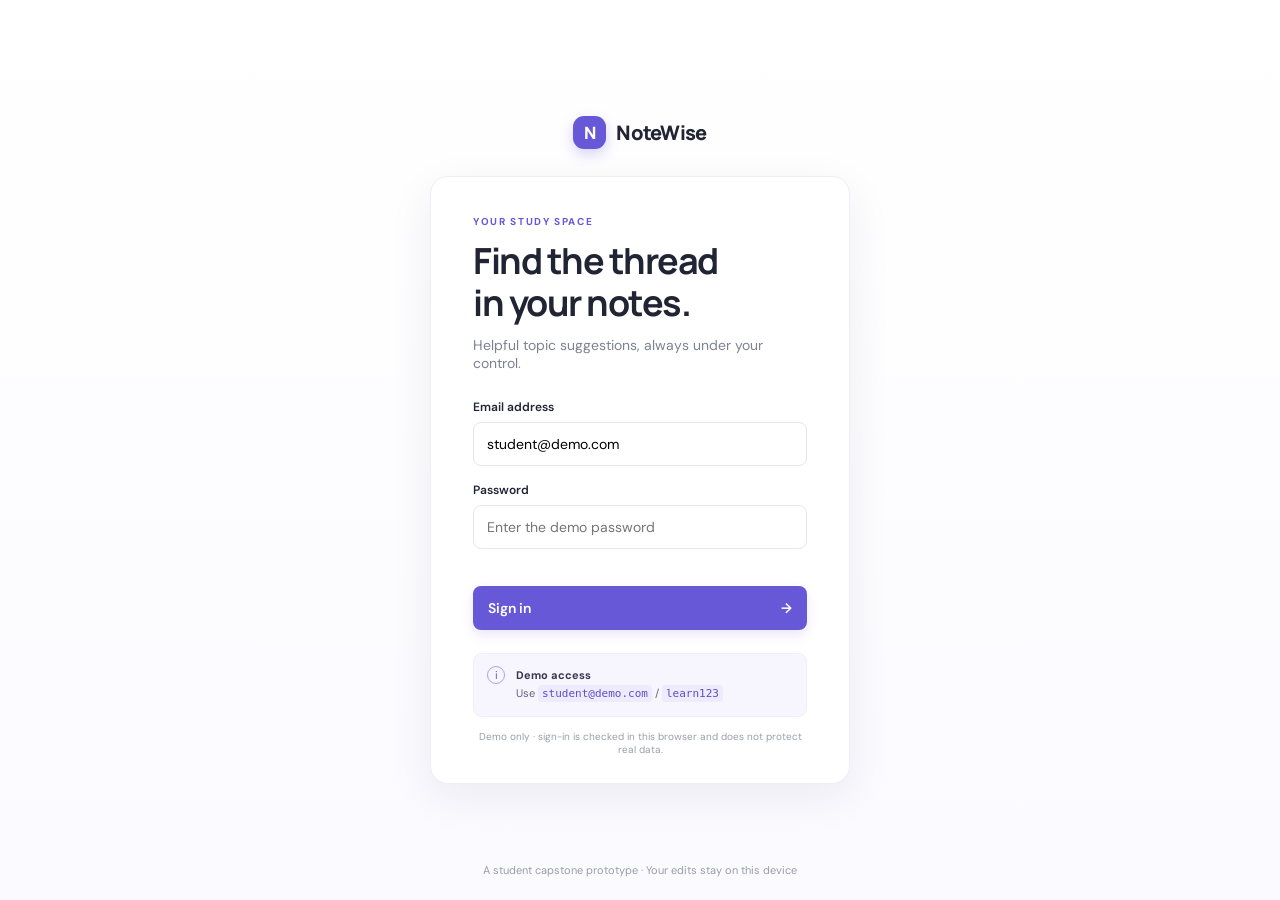
<file: extracted/index.html>
<!doctype html>
<html lang="en">
<head>
  <meta charset="utf-8">
  <meta name="viewport" content="width=device-width, initial-scale=1">
  <meta name="description" content="A student-first prototype for suggesting, correcting, and searching topic tags in study notes.">
  <title>NoteWise — Study notes, thoughtfully organised</title>
  <link rel="stylesheet" href="styles.css">
</head>
<body>
  <section id="login-screen" class="login-screen">
    <div class="login-brand"><span class="brand-mark">N</span><span>NoteWise</span></div>
    <main class="login-card">
      <div class="eyebrow">YOUR STUDY SPACE</div>
      <h1>Find the thread<br>in your notes.</h1>
      <p class="login-intro">Helpful topic suggestions, always under your control.</p>
      <form id="login-form">
        <label for="email">Email address</label>
        <input id="email" type="email" value="student@demo.com" autocomplete="username" required>
        <label for="password">Password</label>
        <input id="password" type="password" placeholder="Enter the demo password" autocomplete="current-password" required>
        <p id="login-error" class="login-error" role="alert" aria-live="polite"></p>
        <button class="primary-button login-button" type="submit">Sign in <span aria-hidden="true">→</span></button>
      </form>
      <div class="demo-hint"><span class="hint-icon">i</span><div><strong>Demo access</strong><br>Use <code>student@demo.com</code> / <code>learn123</code></div></div>
      <p class="local-notice">Demo only · sign-in is checked in this browser and does not protect real data.</p>
    </main>
    <footer class="login-footer">A student capstone prototype · Your edits stay on this device</footer>
  </section>

  <div id="app-screen" class="app-screen hidden">
    <aside class="sidebar">
      <a class="sidebar-brand" href="#" aria-label="NoteWise home"><span class="brand-mark">N</span><span>NoteWise</span></a>
      <div class="workspace-label">WORKSPACE</div>
      <button class="nav-item active" id="nav-notes"><span class="nav-icon">▤</span> All notes <span class="nav-count" id="nav-count">0</span></button>
      <div class="sidebar-section">
        <div class="workspace-label">TOPICS</div>
        <div id="topic-list" class="topic-list"></div>
      </div>
      <div class="sidebar-bottom">
        <div class="privacy-card"><span>✦</span><div><strong>Your notes, your call</strong><p>Tags are suggestions. Your edits always win.</p></div></div>
        <button id="logout-button" class="logout-button">↪ &nbsp; Sign out</button>
      </div>
    </aside>

    <main class="main-area">
      <header class="topbar">
        <div class="breadcrumb">Workspace <span>/</span> <strong>All notes</strong></div>
        <div class="topbar-right"><span class="saved-status"><i></i> Saved locally</span><div class="avatar">S</div><span class="user-name">Student</span></div>
      </header>
      <section class="content">
        <div class="page-heading">
          <div><div class="eyebrow">YOUR LIBRARY</div><h1>Study notes</h1><p>One place for everything you’re learning.</p></div>
          <button id="new-note-button" class="primary-button"><span>＋</span> New note</button>
        </div>
        <div class="stats-row">
          <div class="stat-card"><span class="stat-icon icon-violet">▤</span><div><strong id="total-stat">0</strong><span>Total notes</span></div></div>
          <div class="stat-card"><span class="stat-icon icon-green">✳</span><div><strong id="tagged-stat">0</strong><span>Notes with topics</span></div></div>
          <div class="stat-card"><span class="stat-icon icon-amber">✎</span><div><strong id="edited-stat">0</strong><span>Your corrections</span></div></div>
        </div>
        <div class="library-layout">
          <section class="notes-panel">
            <div class="list-heading"><div><h2>All notes <span id="result-count"></span></h2><p>Search your notes or filter by topic.</p></div></div>
            <div class="search-row"><label class="search-box"><span>⌕</span><input id="search-input" type="search" placeholder="Search titles, content, or topics…" aria-label="Search notes"></label><button id="clear-filter" class="clear-filter hidden">Clear filter</button></div>
            <div id="active-filter" class="active-filter hidden"></div>
            <div id="notes-list" class="notes-list"></div>
            <div id="empty-state" class="empty-state hidden"><span>⌕</span><strong>No notes found</strong><p>Try another search or clear your topic filter.</p></div>
          </section>
          <aside class="detail-panel">
            <div id="detail-empty" class="detail-empty"><span class="detail-empty-icon">↖</span><strong>Select a note</strong><p>Choose a note to review its suggested topics and make corrections.</p></div>
            <div id="note-detail" class="note-detail hidden"></div>
          </aside>
        </div>
        <footer class="app-footer"><span>Suggestions are a starting point—not a verdict. <strong>Your choices take precedence.</strong></span><span>Prototype · local demo data</span></footer>
      </section>
    </main>
    <div id="toast" class="toast" role="status" aria-live="polite"></div>
  </div>
  <script src="app.js"></script>
</body>
</html>
</file>
<file: extracted/styles.css>
@import url('https://fonts.googleapis.com/css2?family=DM+Sans:wght@400;500;600;700&family=Manrope:wght@400;500;600;700;800&display=swap');

:root{--ink:#202433;--muted:#7d8292;--line:#ececf2;--paper:#fff;--canvas:#fafafd;--purple:#6758d8;--purple-light:#f1efff;--green:#178663;--shadow:0 14px 45px rgba(33,35,63,.07)}
*{box-sizing:border-box}body{margin:0;background:var(--paper);color:var(--ink);font-family:"DM Sans",Arial,sans-serif;font-size:14px}button,input,textarea{font:inherit}button{cursor:pointer}.hidden{display:none!important}
.login-screen{min-height:100vh;display:flex;flex-direction:column;align-items:center;justify-content:center;padding:48px 20px;background:linear-gradient(180deg,#fff 0%,#fbfaff 100%)}.login-brand,.sidebar-brand{display:flex;align-items:center;gap:10px;font-family:Manrope,sans-serif;font-size:20px;font-weight:800;letter-spacing:-.7px}.login-brand{margin-bottom:27px}.brand-mark{width:33px;height:33px;display:grid;place-items:center;border-radius:11px;background:var(--purple);color:#fff;font-size:17px;box-shadow:0 5px 13px #6758d844}.login-card{width:min(100%,420px);padding:38px 42px 27px;background:#fff;border:1px solid #efedf6;border-radius:18px;box-shadow:var(--shadow)}.eyebrow{font-size:10px;font-weight:700;letter-spacing:1.65px;color:var(--purple)}.login-card h1,.page-heading h1{font-family:Manrope,sans-serif;letter-spacing:-1.5px}.login-card h1{font-size:36px;line-height:1.16;margin:12px 0}.login-intro{color:var(--muted);margin:0 0 27px}.login-card label{display:block;font-size:12px;font-weight:600;margin:16px 0 7px}.login-card input{width:100%;height:44px;padding:0 13px;border:1px solid #e6e6ed;border-radius:8px;outline:none}.login-card input:focus,.search-box:focus-within{border-color:#9388ef;box-shadow:0 0 0 3px #6758d81a}.primary-button{border:0;border-radius:8px;background:var(--purple);color:white;font-weight:600;padding:11px 16px;box-shadow:0 5px 12px #6758d824}.primary-button:hover{background:#584ac8}.login-button{width:100%;height:44px;display:flex;align-items:center;justify-content:space-between;margin-top:20px;padding:0 15px}.login-error{min-height:16px;margin:7px 0 -6px;color:#c34747;font-size:12px}.demo-hint{display:flex;gap:11px;margin-top:23px;padding:12px 13px;background:#f7f6ff;border:1px solid #efedff;border-radius:9px;color:#66617c;font-size:11px;line-height:1.7}.hint-icon{flex:none;width:18px;height:18px;border:1px solid #aaa2e6;border-radius:50%;text-align:center;color:var(--purple);line-height:17px;font-size:11px}.demo-hint strong{color:#39364b}.demo-hint code{color:#5c50c4;background:#eeebff;padding:2px 4px;border-radius:3px}.local-notice{text-align:center;font-size:10px;color:#9b9eaa;margin:13px 0 0}.login-footer{position:absolute;bottom:23px;text-align:center;color:#9a9caa;font-size:11px}
.app-screen{min-height:100vh;display:flex;background:#fff}.sidebar{width:235px;flex:none;border-right:1px solid var(--line);padding:25px 15px 16px;display:flex;flex-direction:column;background:#fff}.sidebar-brand{padding:0 9px 37px;font-size:18px}.sidebar-brand .brand-mark{width:29px;height:29px;border-radius:9px;font-size:15px}.workspace-label{padding:0 10px;margin:0 0 10px;color:#a0a2ae;font-size:9px;font-weight:700;letter-spacing:1.25px}.nav-item{display:flex;align-items:center;gap:10px;border:0;background:transparent;width:100%;padding:10px;border-radius:7px;color:#5f6371;text-align:left;font-size:12px}.nav-item.active{background:var(--purple-light);color:#5346c4;font-weight:600}.nav-icon{font-size:16px}.nav-count{margin-left:auto;font-size:10px;color:#898c99}.sidebar-section{margin-top:31px}.topic-list{display:grid;gap:3px}.topic-button{display:flex;align-items:center;gap:9px;border:0;background:transparent;text-align:left;padding:8px 10px;border-radius:7px;color:#696d7a;font-size:11px}.topic-button:hover,.topic-button.selected{background:#f5f4fb;color:#48429a}.topic-dot{width:8px;height:8px;border-radius:50%;flex:none}.sidebar-bottom{margin-top:auto}.privacy-card{display:flex;gap:9px;background:#f8f7ff;padding:11px;border-radius:9px;color:#6454d1;font-size:11px}.privacy-card p{color:#858394;font-size:10px;line-height:1.5;margin:4px 0 0}.logout-button{width:100%;margin-top:12px;padding:9px;background:white;border:0;text-align:left;color:#818392;font-size:11px}.main-area{min-width:0;flex:1}.topbar{height:60px;padding:0 34px;border-bottom:1px solid var(--line);display:flex;align-items:center;justify-content:space-between}.breadcrumb{color:#999ba7;font-size:11px}.breadcrumb span{padding:0 8px;color:#c5c5cd}.breadcrumb strong{color:#525563;font-weight:600}.topbar-right{display:flex;align-items:center;gap:10px;color:#666a78;font-size:11px}.saved-status{font-size:10px;color:#8b8e9b;margin-right:10px}.saved-status i{display:inline-block;width:6px;height:6px;border-radius:50%;background:#3bb78a;margin-right:5px}.avatar{width:27px;height:27px;display:grid;place-items:center;border-radius:50%;background:#eeeaff;color:#6758d8;font-weight:700}.content{max-width:1430px;margin:0 auto;padding:31px 34px 22px}.page-heading{display:flex;justify-content:space-between;align-items:center}.page-heading h1{font-size:29px;margin:6px 0 4px}.page-heading p{color:var(--muted);font-size:12px;margin:0}.page-heading .primary-button{font-size:11px}.page-heading .primary-button span{font-size:15px;margin-right:5px}.stats-row{display:grid;grid-template-columns:repeat(3,minmax(150px,1fr));gap:13px;margin:24px 0}.stat-card{height:72px;border:1px solid var(--line);border-radius:10px;display:flex;align-items:center;gap:12px;padding:12px 15px}.stat-icon{width:35px;height:35px;display:grid;place-items:center;border-radius:9px;font-size:15px}.icon-violet{background:#f1efff;color:#695bd4}.icon-green{background:#eaf8f2;color:#21966c}.icon-amber{background:#fff5e6;color:#d79831}.stat-card strong,.stat-card span:not(.stat-icon){display:block}.stat-card strong{font-family:Manrope,sans-serif;font-size:18px}.stat-card div span{font-size:10px;color:#999ba7;margin-top:1px}.library-layout{display:grid;grid-template-columns:minmax(390px,1fr) minmax(295px,.84fr);gap:18px;align-items:stretch}.notes-panel,.detail-panel{min-height:420px;border:1px solid var(--line);border-radius:11px;background:#fff}.notes-panel{padding:17px 17px 12px}.list-heading h2{display:inline;margin:0;font-family:Manrope,sans-serif;font-size:14px}.list-heading h2 span{font:400 10px "DM Sans",sans-serif;color:#a2a4af;margin-left:5px}.list-heading p{margin:5px 0 13px;color:#9a9ca8;font-size:10px}.search-row{display:flex;gap:7px}.search-box{height:36px;display:flex;align-items:center;gap:8px;padding:0 10px;border:1px solid #e9e9ef;border-radius:7px;flex:1}.search-box span{font-size:20px;color:#9a9ca9}.search-box input{width:100%;border:0;outline:0;font-size:10px;color:var(--ink)}.search-box input::placeholder{color:#a3a5b0}.clear-filter{border:1px solid var(--line);border-radius:7px;background:white;color:#777987;padding:0 10px;font-size:10px}.active-filter{display:flex;align-items:center;gap:6px;margin:10px 0 0;color:#8d8f9d;font-size:10px}.filter-pill{border-radius:20px;background:#f1efff;color:#6053c8;padding:4px 8px}.notes-list{margin-top:12px}.note-row{width:100%;display:flex;align-items:flex-start;gap:10px;padding:11px 7px;border:0;border-top:1px solid #f1f1f5;background:#fff;text-align:left}.note-row:hover,.note-row.selected{background:#fbfaff}.note-row.selected{box-shadow:inset 2px 0 var(--purple)}.note-type{width:30px;height:30px;flex:none;display:grid;place-items:center;border-radius:8px;background:#f4f3fa;color:#6e63bb;font-size:13px}.note-row-body{min-width:0;flex:1}.note-row-title{display:block;overflow:hidden;text-overflow:ellipsis;white-space:nowrap;font-size:11px;font-weight:600;color:#3d4050}.note-row-preview{display:block;overflow:hidden;text-overflow:ellipsis;white-space:nowrap;margin-top:4px;color:#9799a5;font-size:10px}.note-row-meta{display:flex;gap:4px;flex-wrap:wrap;margin-top:7px}.tag{display:inline-flex;align-items:center;border-radius:20px;background:#f2f1f7;color:#676479;padding:3px 7px;font-size:9px;white-space:nowrap}.tag.more{background:transparent;color:#9c9eaa;padding-left:2px}.edited-mark{margin-left:4px;color:#a49ae5;font-size:10px}.empty-state,.detail-empty{min-height:290px;display:flex;flex-direction:column;align-items:center;justify-content:center;text-align:center;color:#868895}.empty-state>span,.detail-empty-icon{font-size:27px;color:#a29be1}.empty-state strong,.detail-empty strong{font-size:12px;color:#555866;margin-top:10px}.empty-state p,.detail-empty p{max-width:205px;color:#999ba7;font-size:10px;line-height:1.6}.detail-panel{padding:19px;position:relative}.detail-empty{min-height:375px}.note-detail h2{font-family:Manrope,sans-serif;font-size:18px;line-height:1.35;letter-spacing:-.35px;margin:5px 0 7px}.detail-meta{font-size:10px;color:#9b9daa;margin-bottom:16px}.detail-body{font-size:12px;line-height:1.8;color:#656978;white-space:pre-wrap;padding:13px 14px;background:#fbfbfd;border:1px solid #f0f0f4;border-radius:8px;max-height:150px;overflow:auto}.detail-section{margin-top:18px}.detail-section-head{display:flex;align-items:center;justify-content:space-between}.detail-section h3{margin:0;color:#4d5060;font-size:11px}.detail-section-head span{color:#a2a4ae;font-size:9px}.tag-editor{display:flex;flex-wrap:wrap;gap:6px;margin-top:10px}.tag-choice{border:1px solid #e9e8ef;background:#fff;color:#747684;border-radius:20px;padding:6px 9px;font-size:9px}.tag-choice.active{border-color:#d8d2ff;background:#f3f1ff;color:#5d50c7}.suggestion-copy{margin:9px 0 0;color:#999ba6;font-size:9px;line-height:1.5}.manual-badge{display:inline-block;margin-left:5px;color:#178663;font-size:9px}.detail-actions{display:flex;gap:7px;margin-top:16px}.detail-actions button{padding:8px 11px;border-radius:7px;font-size:10px}.detail-actions .secondary-button{background:#fff;border:1px solid #e8e8ef;color:#686b78}.detail-actions .primary-button{box-shadow:none}.new-note-form label{display:block;font-size:10px;font-weight:600;margin:13px 0 6px}.new-note-form input,.new-note-form textarea{width:100%;padding:9px 10px;border:1px solid #e6e6ed;border-radius:7px;outline:0;font-size:11px}.new-note-form textarea{height:125px;resize:vertical;line-height:1.6}.new-note-form input:focus,.new-note-form textarea:focus{border-color:#9388ef}.app-footer{display:flex;justify-content:space-between;gap:10px;margin-top:15px;color:#a1a3ad;font-size:9px}.app-footer strong{font-weight:600;color:#777985}.toast{position:fixed;right:23px;bottom:23px;background:#292b3a;color:#fff;padding:11px 15px;border-radius:8px;font-size:11px;box-shadow:var(--shadow);opacity:0;transform:translateY(8px);transition:.2s;pointer-events:none}.toast.show{opacity:1;transform:translateY(0)}
@media(max-width:940px){.sidebar{width:195px}.content{padding:25px 20px}.topbar{padding:0 20px}.library-layout{grid-template-columns:1fr}.notes-panel,.detail-panel{min-height:auto}.detail-empty{min-height:230px}}
@media(max-width:620px){.sidebar{width:58px;padding:18px 8px}.sidebar-brand{padding:0 5px 30px}.sidebar-brand>span:last-child,.workspace-label,.sidebar .nav-item:not(.active),.sidebar .nav-item{font-size:0}.sidebar .nav-item{justify-content:center;padding:10px 4px}.sidebar .nav-icon{font-size:16px}.nav-count,.sidebar-section,.sidebar-bottom .privacy-card,.logout-button{display:none}.topbar{height:53px;padding:0 14px}.user-name,.saved-status{display:none}.content{padding:23px 13px}.page-heading h1{font-size:24px}.stats-row{gap:7px}.stat-card{height:auto;min-height:65px;padding:9px 7px;gap:6px}.stat-icon{width:27px;height:27px}.stat-card strong{font-size:15px}.stat-card div span{font-size:8px}.library-layout{gap:10px}.notes-panel,.detail-panel{padding:13px}.app-footer{flex-direction:column}.login-card{padding:31px 24px}.login-footer{position:static;margin-top:25px}.login-screen{justify-content:center}.list-heading p{font-size:9px}}
</file>
